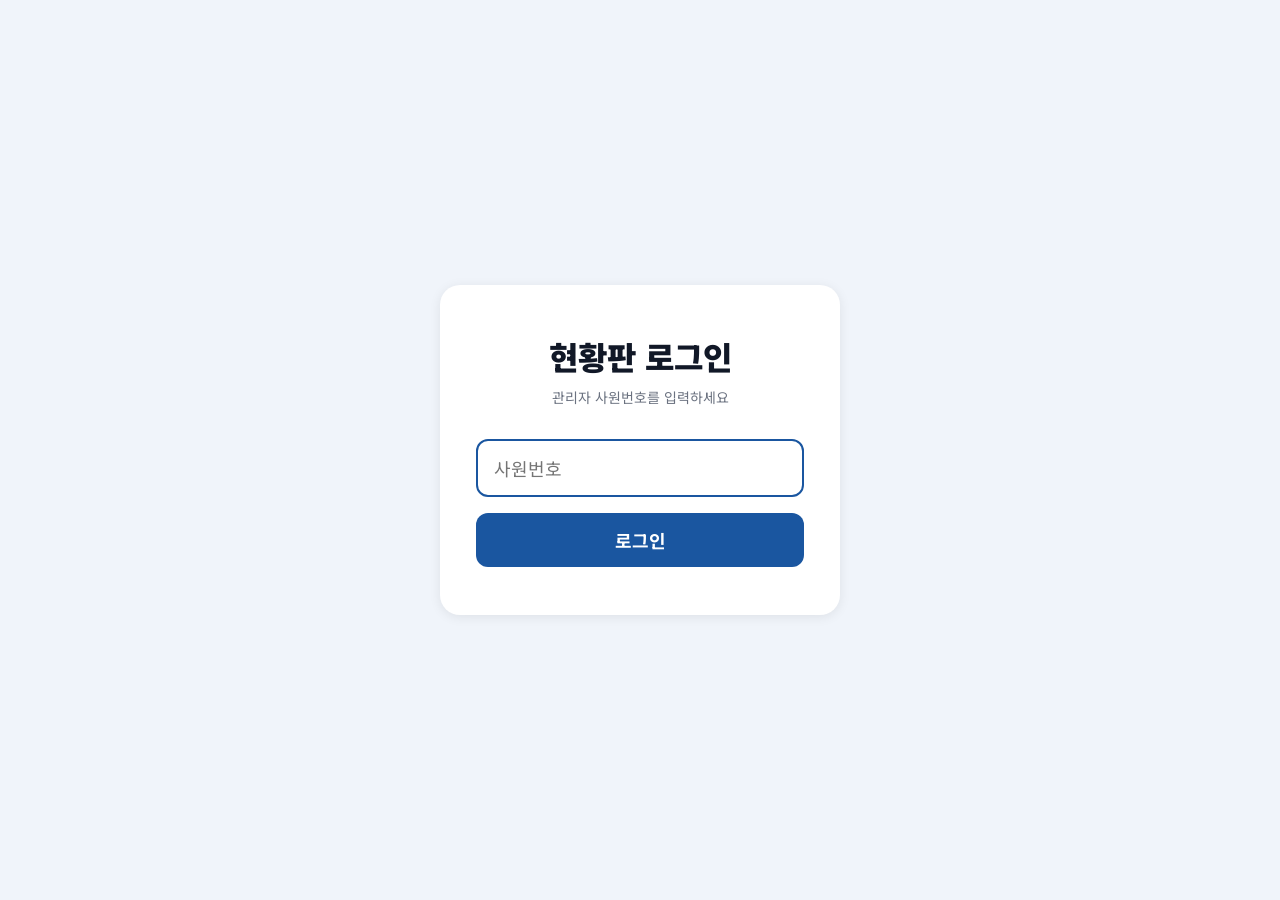
<file: frontend/admin/simple/index.html>
<!DOCTYPE html>
<html lang="ko">
<head>
  <meta charset="UTF-8" />
  <meta name="viewport" content="width=device-width, initial-scale=1.0" />
  <title>현황 라이브</title>
  <link href="https://fonts.googleapis.com/css2?family=Noto+Sans+KR:wght@300;400;500;600;700;900&display=swap" rel="stylesheet" />
  <style>
    * { margin: 0; padding: 0; box-sizing: border-box; }
    body { font-family: 'Noto Sans KR', sans-serif; background: #F0F4FA; min-height: 100vh; display: flex; align-items: center; justify-content: center; padding: 24px; }
  </style>
</head>
<body>
  <div id="status-page-content" style="width: 100%; max-width: 1200px;"></div>

  <script src="../../assets/js/api.js"></script>
  <script src="../../assets/js/admin/admin-simple.js"></script>
  <script>
    initStatusPage();
  </script>
</body>
</html>
</file>
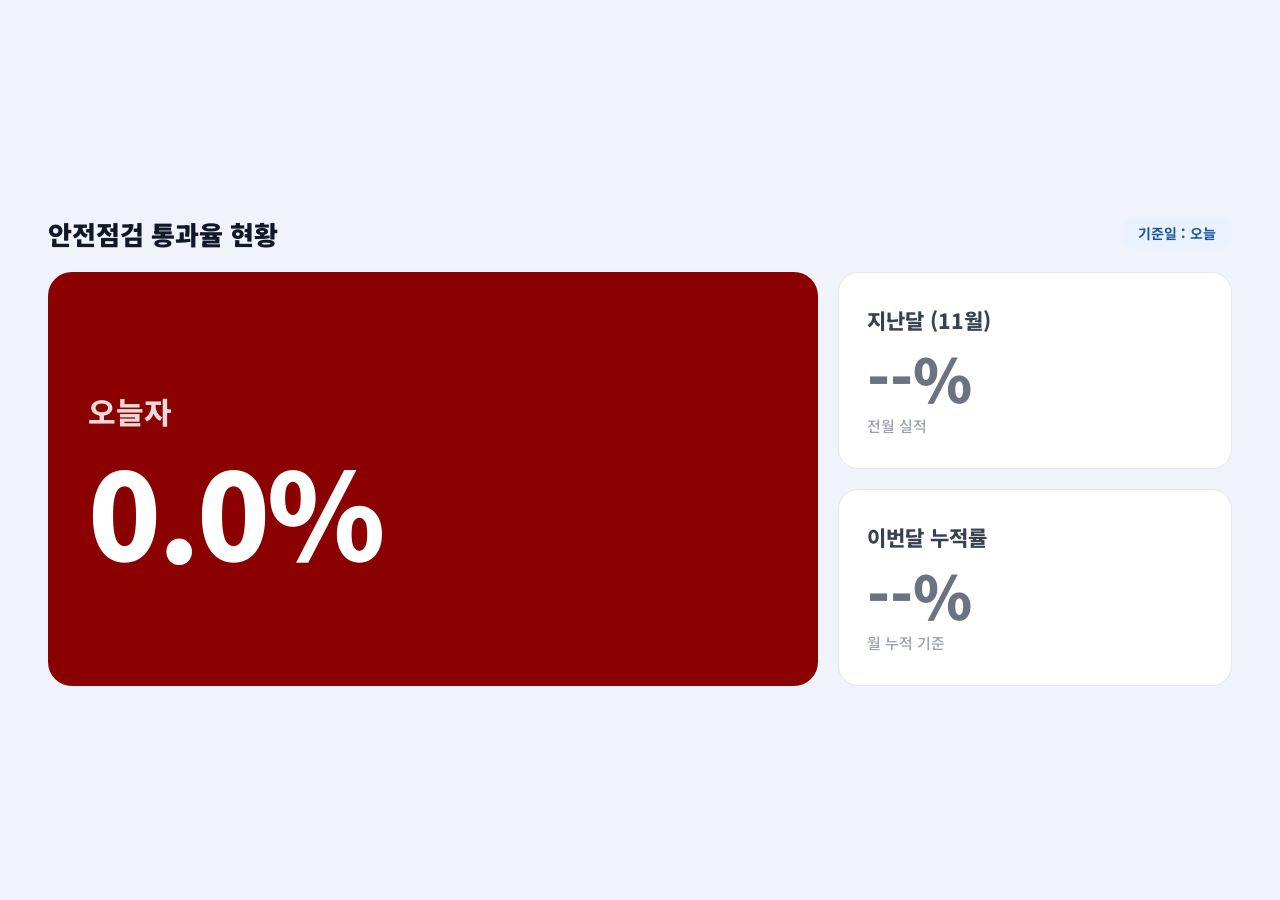
<file: frontend/simple/admin-simple.html>
<!DOCTYPE html>
<html lang="ko">
<head>
  <meta charset="UTF-8" />
  <meta name="viewport" content="width=device-width, initial-scale=1.0" />
  <title>현황 라이브</title>
  <link href="https://fonts.googleapis.com/css2?family=Noto+Sans+KR:wght@300;400;500;600;700;900&display=swap" rel="stylesheet" />
  <style>
    * { margin: 0; padding: 0; box-sizing: border-box; }
    body { font-family: 'Noto Sans KR', sans-serif; background: #F0F4FA; min-height: 100vh; display: flex; align-items: center; justify-content: center; padding: 24px; }
  </style>
</head>
<body>
  <div id="status-page-content" style="width: 100%; max-width: 1200px;"></div>

  <script src="../assets/js/admin/admin-simple.js"></script>
  <script>
    renderStatusPage();
  </script>
</body>
</html>
</file>
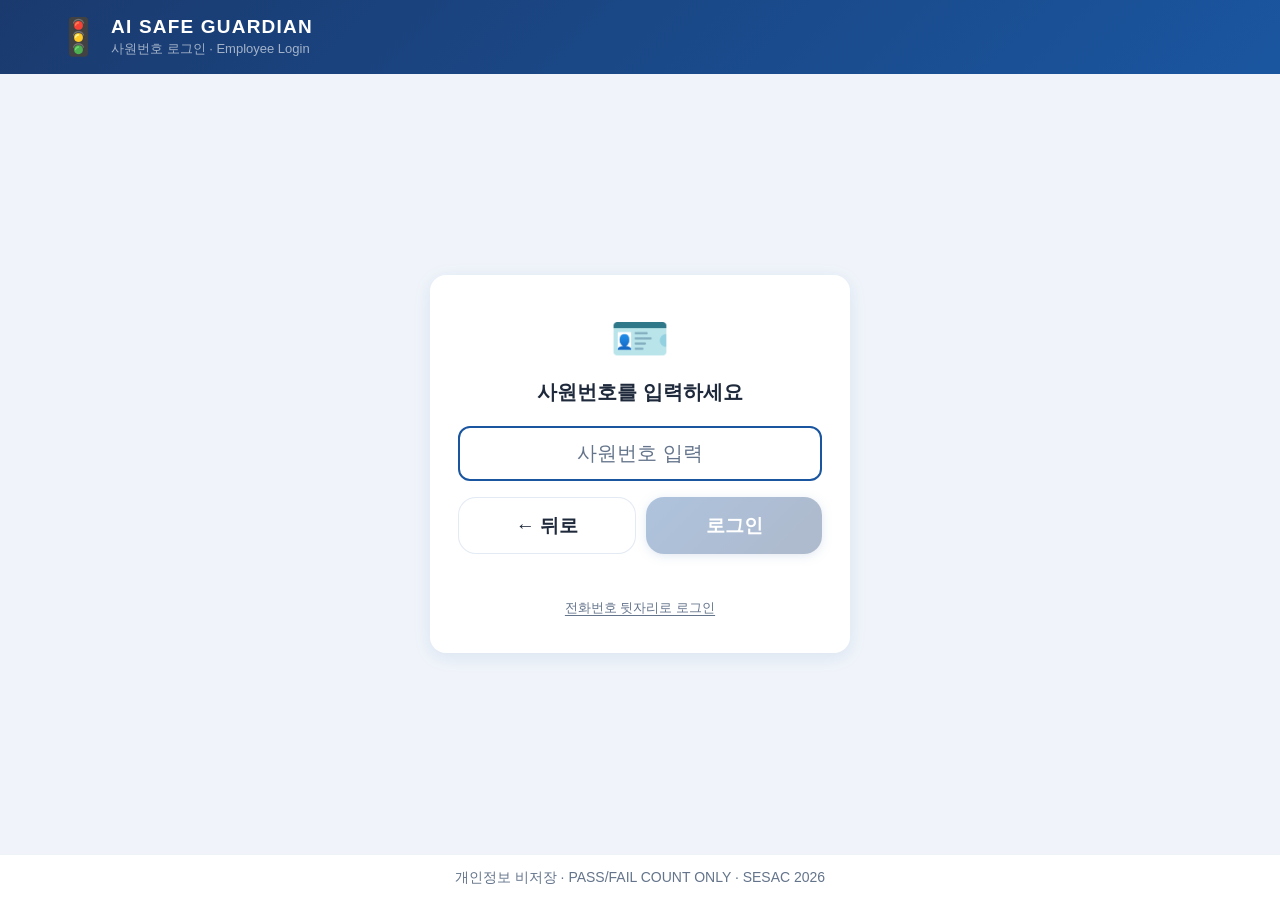
<file: frontend/user/emp-login.html>
<!DOCTYPE html>
<html lang="ko">

<head>
  <meta charset="UTF-8" />
  <meta name="viewport" content="width=device-width, initial-scale=1.0" />
  <title>AI Safe Guardian — 사원번호 로그인</title>
  <link rel="stylesheet" href="../assets/css/user-style.css" />
</head>

<body>

  <div id="app">

    <header id="header">
      <div class="header-logo">
        <span class="header-icon">🚦</span>
        <div>
          <div class="header-title">AI SAFE GUARDIAN</div>
          <div class="header-sub">사원번호 로그인 · Employee Login</div>
        </div>
      </div>
    </header>

    <main id="main">
      <div class="emp-login-wrap">
        <div class="emp-login-card">
          <div class="emp-login-icon">🪪</div>
          <p class="emp-login-title">사원번호를 입력하세요</p>
          <p class="emp-login-sub" id="emp-sub"></p>

          <div class="emp-input-group">
            <input id="emp-input" class="emp-input" type="text" inputmode="numeric"
              pattern="[0-9]*" maxlength="10" placeholder="사원번호 입력" autocomplete="off" />
          </div>

          <div class="emp-btn-wrap">
            <button id="btn-back" class="btn-outline">← 뒤로</button>
            <button id="btn-login" class="btn-primary" disabled>로그인</button>
          </div>

          <p id="emp-msg" class="emp-msg"></p>

          <a id="link-back" class="emp-back-link">전화번호 뒷자리로 로그인</a>
        </div>
      </div>
    </main>

    <footer id="footer">
      개인정보 비저장 · PASS/FAIL COUNT ONLY · SESAC 2026
    </footer>

  </div>
  <script src="../assets/js/api.js"></script>
  <script src="../assets/js/user/data.js"></script>
  <script src="../assets/js/user/app.js"></script>
</body>

</html>
</file>
<file: frontend/assets/css/user-style.css>
/* ──────────────────────────────────────────────────
   style.css  — AI SAFE GUARDIAN · Worker Check-In
   어드민 대시보드 무드앤톤 통일
   Primary: #1A56A0 / Dark: #1A3A6E / Accent: #F47C20
────────────────────────────────────────────────── */

/* ── 리셋 & 토큰 ──────────────────────────────── */
*,
*::before,
*::after {
  box-sizing: border-box;
  margin: 0;
  padding: 0;
}

:root {
  /* 배경 — 어드민 동일 */
  --bg: #F0F4FA;
  --bg2: #FFFFFF;
  --bg3: #EBF0F8;
  --border: rgba(26, 86, 160, 0.12);
  --border-card: rgba(26, 86, 160, 0.07);

  /* 텍스트 */
  --text: #1E293B;
  --text2: #64748B;

  /* 프라이머리 — 어드민 사이드바 색상 */
  --blue: #1A56A0;
  --blue-dark: #1A3A6E;
  --blue-light: #EBF3FF;
  --blue-mid: #2468B8;

  /* 오렌지 액센트 — 어드민 active nav 색상 */
  --accent: #F47C20;
  --accent-light: rgba(244, 124, 32, 0.12);
  --accent-border: rgba(244, 124, 32, 0.35);

  /* 상태 */
  --green: #10B981;
  --green-dark: #059669;
  --green-bg: #ECFDF5;
  --green-text: #065F46;
  --red: #EF4444;
  --red-bg: #FEF2F2;
  --red-text: #991B1B;
  --orange: #F47C20;

  /* 그림자 — 어드민 카드 동일 */
  --shadow-sm: 0 2px 12px rgba(26, 86, 160, 0.08);
  --shadow: 0 4px 18px rgba(26, 86, 160, 0.10);
  --shadow-lg: 0 8px 28px rgba(26, 86, 160, 0.13);

  --radius: 16px;
  --r-sm: 10px;
}

html,
body {
  height: 100%;
  background: var(--bg);
  color: var(--text);
  font-family: 'Segoe UI', 'Apple SD Gothic Neo', 'Noto Sans KR', sans-serif;
  font-size: 16px;
  -webkit-font-smoothing: antialiased;
}

/* ── 플래시 ──────────────────────────────────── */
#flash-overlay {
  position: fixed;
  inset: 0;
  background: #fff;
  opacity: 0;
  pointer-events: none;
  z-index: 9999;
}

#flash-overlay.flash {
  animation: flash-anim .3s ease-out forwards;
}

@keyframes flash-anim {
  0% {
    opacity: .85;
  }

  100% {
    opacity: 0;
  }
}

/* ── 앱 ──────────────────────────────────────── */
#app {
  min-height: 100dvh;
  /* 모바일: 자연스럽게 늘어남 */
  display: flex;
  flex-direction: column;
  width: 100%;
}

/* ── 헤더 — 어드민 사이드바 그라데이션 동일 ── */
#header {
  display: flex;
  align-items: center;
  justify-content: space-between;
  padding: 14px 20px;
  background: linear-gradient(135deg, var(--blue-dark) 0%, var(--blue) 100%);
  position: sticky;
  top: 0;
  z-index: 100;
}

.header-logo {
  display: flex;
  align-items: center;
  gap: 10px;
}

.header-icon {
  font-size: 26px;
}

.header-title {
  font-size: 14px;
  font-weight: 700;
  letter-spacing: .8px;
  color: #FFFFFF;
}

.header-sub {
  font-size: 10px;
  color: rgba(255, 255, 255, .6);
  margin-top: 2px;
}

.btn-ghost {
  background: rgba(255, 255, 255, .12);
  border: 1.5px solid rgba(255, 255, 255, .22);
  color: #fff;
  font-size: 13px;
  font-weight: 600;
  border-radius: 8px;
  padding: 7px 14px;
  cursor: pointer;
  transition: background .15s;
}

.btn-ghost:hover {
  background: rgba(255, 255, 255, .22);
}

/* 언어선택 화면 헤더 */
body.screen-lang #header {
  background: linear-gradient(135deg, var(--blue-dark) 0%, var(--blue) 100%);
}

body.screen-lang #footer {
  background: var(--bg2);
  border-color: var(--border-card);
  color: var(--text2);
}

/* ── 메인 ────────────────────────────────────── */
#main {
  flex: 1;
  min-height: 0;
  overflow-y: auto;
  padding: 20px 18px 28px;
  max-width: 520px;
  margin: 0 auto;
  width: 100%;
}

/* cam-view 기본 margin (인라인 제거 후 CSS로 관리) */
.cam-view {
  margin: 12px 0;
}

body.screen-lang {
  background: var(--bg);
}

body.screen-lang #main {
  background: var(--bg);
}

/* ── 화면 전환 ───────────────────────────────── */
.screen {
  display: none;
}

.screen.active {
  display: block;
}

.fade-in {
  animation: fadeIn .3s ease;
}

.scale-in {
  animation: scaleIn .28s ease;
}

@keyframes fadeIn {
  from {
    opacity: 0;
    transform: translateY(10px);
  }

  to {
    opacity: 1;
    transform: none;
  }
}

@keyframes scaleIn {
  from {
    opacity: 0;
    transform: scale(.93);
  }

  to {
    opacity: 1;
    transform: none;
  }
}

@keyframes shake {

  0%,
  100% {
    transform: translateX(0);
  }

  20%,
  60% {
    transform: translateX(-6px);
  }

  40%,
  80% {
    transform: translateX(6px);
  }
}

.shake {
  animation: shake .4s ease;
}

/* ── 타이포 ──────────────────────────────────── */
.title-xl {
  font-size: 28px;
  font-weight: 800;
  letter-spacing: 1.5px;
  text-align: center;
  margin-bottom: 6px;
  color: var(--text);
}

.sub-text {
  text-align: center;
  color: var(--text2);
  font-size: 14px;
}

.caption {
  text-align: center;
  color: var(--text2);
  font-size: 12px;
}

.bilingual-native {
  font-size: 19px;
  font-weight: 600;
  text-align: center;
  color: var(--text);
}

.bilingual-ko {
  font-size: 13px;
  color: var(--text2);
  text-align: center;
  margin-top: 3px;
}

/* ── ① 언어 선택 ─────────────────────────────── */
.lang-grid {
  display: grid;
  grid-template-columns: repeat(3, 1fr);
  gap: 12px;
}

.lang-btn {
  background: var(--bg2);
  border: 1px solid var(--border-card);
  border-radius: var(--radius);
  padding: 22px 8px;
  text-align: center;
  cursor: pointer;
  box-shadow: var(--shadow-sm);
  transition: border-color .2s, background .2s, transform .18s, box-shadow .2s;
}

.lang-btn:hover {
  border-color: var(--accent-border);
  background: var(--accent-light);
  box-shadow: var(--shadow);
  transform: translateY(-4px);
}

.lang-btn:active {
  transform: translateY(-2px);
}

.lang-flag {
  width: 52px;
  height: auto;
  display: block;
  margin: 0 auto 8px;
  border-radius: 4px;
}

.lang-label {
  font-size: 13px;
  font-weight: 600;
  color: var(--text);
}

/* 빈 칸 스페이서 */
.lang-btn-spacer {
  background: transparent;
  border: none;
  box-shadow: none;
  pointer-events: none;
}

/* ── ② PIN 입력 ──────────────────────────────── */
.flag-xl {
  text-align: center;
  margin-bottom: 14px;
}

.flag-xl img {
  width: 80px;
  height: auto;
  border-radius: 6px;
}

.pin-dots {
  display: flex;
  justify-content: center;
  gap: 18px;
  margin: 20px 0 14px;
}

.pin-dot {
  width: 20px;
  height: 20px;
  border-radius: 50%;
  border: 2px solid var(--border);
  background: transparent;
  transition: background .15s, border-color .15s, box-shadow .15s, transform .15s;
}

.pin-dot.filled {
  background: var(--accent);
  border-color: var(--accent);
  box-shadow: 0 0 12px rgba(244, 124, 32, 0.5);
  transform: scale(1.15);
}

.pin-masking {
  display: flex;
  align-items: center;
  justify-content: center;
  gap: 6px;
  font-size: 17px;
  background: var(--bg2);
  border: 1px solid var(--border-card);
  border-radius: 10px;
  padding: 11px 18px;
  margin-bottom: 22px;
  box-shadow: var(--shadow-sm);
}

.masking-label {
  color: var(--text2);
  font-size: 12px;
}

.masking-dots {
  letter-spacing: 2px;
  color: var(--text2);
}

.masking-input {
  color: var(--accent);
  font-weight: 700;
  letter-spacing: 6px;
}

/* 숫자패드 */
.numpad {
  display: grid;
  grid-template-columns: repeat(3, 1fr);
  gap: 10px;
  max-width: 300px;
  margin: 0 auto;
}

.num-key {
  background: var(--bg2);
  border: 1px solid var(--border-card);
  border-radius: var(--r-sm);
  padding: 16px 8px;
  font-size: 22px;
  font-weight: 600;
  color: var(--text);
  cursor: pointer;
  text-align: center;
  box-shadow: var(--shadow-sm);
  transition: background .12s, transform .1s, box-shadow .12s;
  user-select: none;
}

.num-key:hover {
  background: var(--bg3);
  border-color: rgba(26, 86, 160, .2);
  box-shadow: var(--shadow);
}

.num-key:active {
  transform: scale(.94);
  background: var(--bg3);
  box-shadow: none;
}

.num-key.del {
  background: #FEF2F2;
  border-color: #FECACA;
  color: var(--red);
}

.num-key.del:hover {
  background: #FEE2E2;
}

/* ── 버튼 공통 ───────────────────────────────── */
.row-btns {
  display: flex;
  gap: 10px;
}

button {
  border: none;
  border-radius: var(--r-sm);
  padding: 14px 18px;
  font-size: 15px;
  font-weight: 600;
  cursor: pointer;
  transition: opacity .15s, transform .1s, box-shadow .15s;
}

button:disabled {
  opacity: .35;
  cursor: default;
}

button:not(:disabled):active {
  transform: scale(.97);
}

/* 어드민 active nav 오렌지 액센트 반영 */
.btn-primary {
  background: linear-gradient(135deg, var(--blue) 0%, var(--blue-dark) 100%);
  color: #fff;
  flex: 1;
  box-shadow: 0 2px 10px rgba(26, 86, 160, 0.35);
}

.btn-primary:not(:disabled):hover {
  background: linear-gradient(135deg, var(--blue-mid) 0%, var(--blue) 100%);
  box-shadow: 0 4px 16px rgba(26, 86, 160, 0.40);
  transform: translateY(-1px);
}

.btn-outline {
  background: var(--bg2);
  border: 1.5px solid var(--border);
  color: var(--text);
  flex: 1;
}

.btn-outline:hover {
  background: var(--bg3);
}

.btn-pass {
  background: var(--green-dark);
  color: #fff;
  width: 100%;
  box-shadow: 0 2px 8px rgba(5, 150, 105, .3);
}

.btn-retry {
  background: var(--accent);
  color: #fff;
  width: 100%;
  box-shadow: 0 2px 10px rgba(244, 124, 32, .4);
}

.btn-retry:hover {
  filter: brightness(1.06);
  transform: translateY(-1px);
}

.btn-ghost-lg {
  background: var(--bg3);
  border: 1px solid var(--border);
  color: var(--text2);
  width: 100%;
  margin-top: 12px;
}

.btn-lg {
  padding: 18px 20px;
  font-size: 17px;
  width: 100%;
}

.btn-sub {
  display: block;
  font-size: 12px;
  font-weight: 400;
  opacity: .8;
  margin-top: 3px;
}

/* 촬영시작 버튼 — 컴팩트 & 전체폭 */
#btn-start-scan {
  width: 100%;
  flex: none;
  padding: 10px 20px;
  font-size: 14px;
}

/* ── ③ 카메라 준비 ───────────────────────────── */
.pin-badge {
  display: inline-block;
  background: var(--accent-light);
  border: 1.5px solid var(--accent-border);
  border-radius: 20px;
  padding: 6px 16px;
  font-size: 13px;
  font-weight: 700;
  color: var(--accent);
  text-align: center;
}

.cam-view {
  position: relative;
  background: #0A0F16;
  border-radius: var(--radius);
  min-height: 220px;
  overflow: hidden;
  border: 1px solid rgba(26, 86, 160, .2);
}

.cam-placeholder {
  display: flex;
  flex-direction: column;
  align-items: center;
  justify-content: center;
  gap: 8px;
  min-height: 220px;
}

.cam-icon {
  font-size: 36px;
  filter: grayscale(1);
  opacity: .5;
}

.cam-label {
  color: #4A6A70;
  font-size: 13px;
  letter-spacing: .5px;
}

#cam-video {
  width: 100%;
  height: 220px;
  object-fit: cover;
  border-radius: var(--radius);
  transform: scaleX(-1);
}

/* 코너 마커 — 액센트 오렌지 */
.corner {
  position: absolute;
  width: 20px;
  height: 20px;
  border-color: var(--accent);
  border-style: solid;
}

.corner.tl {
  top: 10px;
  left: 10px;
  border-width: 2px 0 0 2px;
}

.corner.tr {
  top: 10px;
  right: 10px;
  border-width: 2px 2px 0 0;
}

.corner.bl {
  bottom: 10px;
  left: 10px;
  border-width: 0 0 2px 2px;
}

.corner.br {
  bottom: 10px;
  right: 10px;
  border-width: 0 2px 2px 0;
}

/* PPE 카드 — 어드민 카드 동일 */
.ppe-row {
  display: grid;
  grid-template-columns: 1fr 1fr;
  gap: 10px;
}

.ppe-card {
  background: var(--bg2);
  border: 1px solid var(--border-card);
  border-radius: var(--radius);
  padding: 14px 10px;
  text-align: center;
  box-shadow: var(--shadow-sm);
}

.ppe-emoji {
  font-size: 28px;
  margin-bottom: 6px;
}

.ppe-name {
  font-size: 14px;
  font-weight: 600;
  color: var(--text);
}

.ppe-name-ko {
  font-size: 11px;
  color: var(--text2);
  margin-top: 2px;
}

.ppe-check {
  font-size: 12px;
  color: var(--blue);
  margin-top: 5px;
  font-weight: 600;
}

.ppe-check-ko {
  font-size: 10px;
  color: var(--text2);
}

/* ── ④ 스캔 중 ───────────────────────────────── */
.scan-label {
  font-size: 17px;
  font-weight: 700;
  color: var(--accent);
}

.scan-label-ko {
  font-size: 12px;
  color: var(--text2);
  margin-top: 3px;
}

.scan-view {
  position: relative;
  background: #060E16;
  border-radius: var(--radius);
  height: 230px;
  overflow: hidden;
  margin-bottom: 18px;
  border: 1px solid rgba(26, 86, 160, .2);
}

.scan-bg {
  position: absolute;
  inset: 0;
  background: radial-gradient(ellipse at 50% 40%, #0D1F30 0%, #060E16 70%);
}

/* 미디어파이프 인식용 상반신 가이드 프레임 */
.body-guide {
  position: absolute;
  top: 50%;
  left: 50%;
  transform: translate(-50%, -50%);
  /* 반응형: 화면 비율에 따라 유동 크기 */
  width: clamp(160px, 55%, 320px);
  height: clamp(200px, 75%, 420px);
  border: 2.5px dashed #f87171;
  border-radius: 18px;
  z-index: 5;
  pointer-events: none;
  transition: border-color 0.35s, background 0.35s, box-shadow 0.35s;
  display: flex;
  align-items: flex-end;
  justify-content: center;
}

.body-guide-label {
  position: absolute;
  top: -28px;
  left: 0;
  right: 0;
  text-align: center;
  font-size: clamp(11px, 2.5vw, 14px);
  font-weight: 600;
  color: #f87171;
  white-space: nowrap;
  transition: color 0.35s;
}

/* 상태별 색상 — JS에서 클래스 토글 */
.body-guide.guide-no-face {
  border-color: #f87171;
  background: rgba(248, 113, 113, 0.06);
}
.body-guide.guide-no-face .body-guide-label { color: #f87171; }

.body-guide.guide-warn {
  border-color: #facc15;
  background: rgba(250, 204, 21, 0.06);
}
.body-guide.guide-warn .body-guide-label { color: #facc15; }

.body-guide.guide-ok {
  border-color: #4ade80;
  border-style: solid;
  background: rgba(74, 222, 128, 0.08);
  box-shadow: 0 0 20px rgba(74, 222, 128, 0.15);
}
.body-guide.guide-ok .body-guide-label { color: #4ade80; }

/* 웹캠 활성 시 가이드 반투명 */
.scan-view.webcam-active .body-guide {
  opacity: 0.6;
}
.scan-view.webcam-active .body-guide.guide-ok {
  opacity: 0.8;
}

/* 태블릿/데스크톱 — 가이드 영역 확대 */
@media (min-width: 600px) {
  .body-guide {
    width: clamp(220px, 45%, 360px);
    height: clamp(280px, 70%, 480px);
    border-radius: 24px;
  }
}

/* 가로 모드 — 높이 기준 조정 */
@media (orientation: landscape) and (max-height: 500px) {
  .body-guide {
    width: clamp(120px, 35%, 240px);
    height: clamp(160px, 80%, 380px);
  }
}

/* 스캔 화면 실시간 웹캠 */
#webcam {
  position: absolute;
  inset: 0;
  width: 100%;
  height: 100%;
  object-fit: cover;
  transform: scaleX(-1);
  /* 셀피 미러링 */
  z-index: 1;
}

#scan-preview {
  position: absolute;
  inset: 0;
  width: 100%;
  height: 100%;
  object-fit: cover;
  z-index: 1;
}

#overlay {
  position: absolute;
  inset: 0;
  width: 100%;
  height: 100%;
  transform: scaleX(-1);
  pointer-events: none;
  z-index: 2;
}

/* 웹캠이 켜지면 배경 숨김 */
.scan-view.webcam-active .scan-bg {
  display: none;
}

/* 스캔 라인 */
.scan-line {
  position: absolute;
  left: 0;
  right: 0;
  height: 2px;
  z-index: 4;
  background: linear-gradient(90deg, transparent 0%, var(--accent) 50%, transparent 100%);
  box-shadow: 0 0 10px var(--accent);
  animation: scan-move 1.5s linear infinite;
}

@keyframes scan-move {
  0% {
    top: 0;
  }

  100% {
    top: 100%;
  }
}

/* 얼굴 감지 가이드 메시지 */
.face-guide-msg {
  position: absolute;
  bottom: 12px;
  left: 0;
  right: 0;
  text-align: center;
  font-size: 16px;
  font-weight: 700;
  color: #fff;
  text-shadow: 0 1px 6px rgba(0, 0, 0, .7);
  z-index: 10;
  padding: 6px 12px;
  transition: opacity .2s;
}

.face-guide-msg.guide-ok {
  color: #4ade80;
}

.face-guide-msg.guide-warn {
  color: #facc15;
}

.face-guide-msg.guide-error {
  color: #f87171;
}

/* 진행 바 */
.progress-wrap {
  margin-bottom: 14px;
}

.progress-top {
  display: flex;
  justify-content: space-between;
  margin-bottom: 5px;
}

.prog-label {
  font-size: 12px;
  color: var(--text2);
}

.prog-pct {
  font-size: 12px;
  font-weight: 700;
  color: var(--accent);
}

.progress-track {
  height: 6px;
  background: var(--bg3);
  border-radius: 3px;
  overflow: hidden;
}

.progress-fill {
  height: 100%;
  background: linear-gradient(90deg, var(--blue) 0%, var(--accent) 100%);
  border-radius: 3px;
  transition: width .1s linear;
}

/* PPE 상태 목록 */
.ppe-status-list {
  display: flex;
  flex-direction: column;
  gap: 8px;
}

.ppe-status {
  display: flex;
  align-items: center;
  gap: 12px;
  background: var(--bg2);
  border: 1px solid var(--border-card);
  border-radius: var(--r-sm);
  padding: 11px 14px;
  box-shadow: var(--shadow-sm);
  transition: border-color .3s, background .3s;
}

.ppe-status.detected {
  border-color: var(--green);
  background: var(--green-bg);
}

.ppe-status.missing {
  border-color: var(--red);
  background: var(--red-bg);
}

.status-icon {
  font-size: 20px;
}

.status-name {
  font-size: 14px;
  font-weight: 600;
  flex: 1;
  color: var(--text);
}

.status-ko {
  font-size: 11px;
  color: var(--text2);
  margin-top: 2px;
}

.status-tag {
  font-size: 11px;
  font-weight: 700;
  padding: 3px 10px;
  border-radius: 20px;
  background: var(--bg3);
  color: var(--text2);
  white-space: nowrap;
}

.ppe-status.detected .status-tag {
  background: var(--green);
  color: #fff;
}

.ppe-status.missing .status-tag {
  background: var(--red);
  color: #fff;
}

/* ── ⑤ PASS 카드 ─────────────────────────────── */
.result-card {
  border-radius: var(--radius);
  padding: 20px 20px;
  text-align: center;
  box-shadow: var(--shadow-lg);
}

.pass-card {
  background: var(--green-bg);
  border: 1.5px solid #6EE7B7;
  box-shadow: 0 0 40px rgba(16, 185, 129, .10), var(--shadow-lg);
}

.fail-card {
  background: var(--red-bg);
  border: 1.5px solid #FECACA;
  box-shadow: 0 0 40px rgba(239, 68, 68, .07), var(--shadow-lg);
}

.result-emoji {
  font-size: 44px;
  margin-bottom: 6px;
}

.result-title {
  font-size: 30px;
  font-weight: 900;
  letter-spacing: 4px;
  margin-bottom: 10px;
}

.pass-title {
  color: var(--green-text);
}

.fail-title {
  color: var(--red-text);
}

.result-ppe-info {
  font-size: 13px;
  color: var(--green-text);
  margin-bottom: 8px;
  font-weight: 600;
}

.result-pin-badge {
  display: inline-block;
  background: rgba(5, 150, 105, .1);
  border: 1.5px solid rgba(5, 150, 105, .25);
  border-radius: 20px;
  padding: 5px 14px;
  font-size: 13px;
  font-weight: 600;
  color: var(--green-text);
  margin-bottom: 4px;
}

.fail-badge {
  background: var(--accent-light);
  border-color: var(--accent-border);
  color: var(--accent);
}

/* TTS 박스 */
.tts-box {
  border-radius: var(--r-sm);
  padding: 12px 14px;
  margin: 14px 0;
  text-align: left;
}

.pass-tts {
  background: rgba(5, 150, 105, .07);
  border: 1px solid rgba(5, 150, 105, .2);
}

.fail-tts {
  background: var(--accent-light);
  border: 1px solid var(--accent-border);
}

.tts-label {
  font-size: 10px;
  font-weight: 700;
  letter-spacing: 1px;
  margin-bottom: 5px;
}

.pass-tts-label {
  color: var(--green-text);
}

.fail-tts-label {
  color: var(--accent);
}

.tts-msg {
  font-size: 14px;
  font-weight: 500;
  color: var(--text);
}

.tts-msg-ko {
  font-size: 12px;
  color: var(--text2);
  margin-top: 3px;
}

/* 자동 초기화 바 */
.auto-reset-bar {
  height: 4px;
  background: rgba(0, 0, 0, .08);
  border-radius: 2px;
  overflow: hidden;
  margin: 10px 0 4px;
}

.auto-reset-fill {
  height: 100%;
  background: var(--green-dark);
  border-radius: 2px;
  width: 100%;
}

/* 가이드 박스 */
.guide-box {
  background: rgba(244, 124, 32, .05);
  border: 1px solid rgba(244, 124, 32, .15);
  border-radius: var(--r-sm);
  padding: 10px 14px;
  margin: 8px 0;
  text-align: left;
}

.guide-title {
  font-size: 12px;
  font-weight: 700;
  color: var(--accent);
  margin-bottom: 8px;
}

.guide-list {
  padding-left: 16px;
}

.guide-list li {
  font-size: 13px;
  margin-bottom: 5px;
  line-height: 1.55;
  color: var(--text);
}

.guide-list li span {
  display: block;
  font-size: 11px;
  color: var(--text2);
  margin-top: 1px;
}

/* 에스컬레이션 */
.escalation-box {
  background: rgba(239, 68, 68, .05);
  border: 1px solid rgba(239, 68, 68, .18);
  border-radius: var(--r-sm);
  padding: 16px;
  margin-top: 14px;
  text-align: center;
}

.escalation-text {
  font-size: 15px;
  font-weight: 700;
  color: var(--red-text);
  margin-bottom: 5px;
}

.escalation-ko {
  font-size: 12px;
  color: var(--text2);
}

/* ── 사번 로그인 링크 (index.html PIN 화면) ── */
.emp-login-link {
  display: block;
  text-align: center;
  margin-top: 16px;
  font-size: 14px;
  font-weight: 600;
  color: var(--blue);
  text-decoration: underline;
  text-underline-offset: 3px;
  cursor: pointer;
}

/* ── 사번 로그인 페이지 (emp-login.html) ───── */
.emp-login-wrap {
  flex: 1;
  display: flex;
  align-items: center;
  justify-content: center;
  padding: 24px 16px;
}

.emp-login-card {
  width: 100%;
  max-width: 420px;
  background: var(--bg2);
  border-radius: var(--radius);
  padding: 36px 28px;
  box-shadow: var(--shadow);
  text-align: center;
}

.emp-login-icon {
  font-size: 48px;
  margin-bottom: 12px;
}

.emp-login-title {
  font-size: 20px;
  font-weight: 800;
  color: var(--text);
  margin-bottom: 4px;
}

.emp-login-sub {
  font-size: 13px;
  color: var(--text2);
  margin-bottom: 20px;
}

.emp-input-group {
  margin-bottom: 16px;
}

.emp-input {
  width: 100%;
  padding: 14px 16px;
  border: 2px solid var(--border);
  border-radius: 12px;
  font-size: 20px;
  font-family: inherit;
  font-weight: 600;
  text-align: center;
  letter-spacing: 2px;
  outline: none;
  transition: border-color .2s;
  background: var(--bg);
}

.emp-input:focus {
  border-color: var(--blue);
  background: #fff;
}

.emp-input::placeholder {
  font-weight: 400;
  letter-spacing: 0;
  color: var(--text2);
}

.emp-btn-wrap {
  display: flex;
  gap: 10px;
  margin-bottom: 12px;
}

.emp-btn-wrap .btn-outline,
.emp-btn-wrap .btn-primary {
  flex: 1;
}

.emp-msg {
  font-size: 13px;
  min-height: 20px;
  margin-bottom: 8px;
  color: var(--text2);
  transition: color .2s;
}

.emp-msg.error {
  color: var(--red);
  font-weight: 600;
}

.emp-msg.loading {
  color: var(--blue);
}

.emp-back-link {
  display: inline-block;
  font-size: 13px;
  color: var(--text2);
  text-decoration: underline;
  text-underline-offset: 3px;
  cursor: pointer;
}

.emp-back-link:hover {
  color: var(--blue);
}

/* ── 푸터 ────────────────────────────────────── */
#footer {
  text-align: center;
  padding: 11px;
  font-size: 11px;
  color: var(--text2);
  border-top: 1px solid var(--border-card);
  background: var(--bg2);
}

/* ── 반응형 ──────────────────────────────────── */

/* 소형 폰 */
@media (max-width: 380px) {
  .title-xl {
    font-size: 22px;
  }

  .lang-grid {
    gap: 8px;
  }

  .num-key {
    padding: 13px 6px;
    font-size: 20px;
  }

  .lang-flag {
    font-size: 26px;
  }
}

/* 태블릿 (600px 이상) */
@media (min-width: 600px) {

  html,
  body {
    font-size: 18px;
    overflow: hidden;
    height: 100%;
  }

  /* ── 태블릿 no-scroll 핵심 구조 ── */
  #app {
    height: 100dvh;
    /* 태블릿: 뷰포트 고정 */
    overflow: hidden;
  }

  #header {
    padding: 14px 36px;
  }

  #main {
    max-width: 700px;
    padding: 16px 28px 16px;
    overflow: hidden;
    display: flex;
    flex-direction: column;
  }

  .screen.active {
    flex: 1;
    min-height: 0;
    display: flex;
    flex-direction: column;
    overflow: hidden;
    /* 스크롤 완전 제거 */
  }

  /* PASS/FAIL 결과 카드 — 스크롤 없이 한 화면에 표시 */
  #screen-pass.active,
  #screen-fail.active {
    overflow: hidden;
  }

  /* 카메라/스캔 뷰가 남은 공간을 채움 */
  #cam-view-box {
    flex: 3;
    height: auto !important;
    min-height: 0;
    margin: 8px 0;
  }

  #cam-video {
    height: 100% !important;
  }

  #cam-loading,
  #cam-error {
    height: 100%;
  }

  .scan-view {
    flex: 1;
    height: auto !important;
    min-height: 0;
    margin-bottom: 12px;
  }

  .header-icon {
    font-size: 30px;
  }

  .header-title {
    font-size: 16px;
    letter-spacing: 1px;
  }

  .header-sub {
    font-size: 11px;
  }

  .title-xl {
    font-size: 38px;
  }

  .sub-text {
    font-size: 17px;
  }

  .bilingual-native {
    font-size: min(22px, 2.8dvh);
  }

  .bilingual-ko {
    font-size: min(14px, 1.8dvh);
  }

  .caption {
    font-size: 14px;
  }

  .lang-grid {
    gap: 18px;
  }

  .lang-btn {
    padding: 28px 12px;
    border-radius: 18px;
  }

  .lang-flag {
    width: 68px;
    margin-bottom: 10px;
  }

  .lang-label {
    font-size: 16px;
  }

  .flag-xl img {
    width: min(90px, 11dvh);
    border-radius: 8px;
  }

  .flag-xl {
    margin-bottom: min(10px, 1dvh);
  }

  .pin-dots {
    gap: 22px;
    margin: min(16px, 1.5dvh) 0 min(12px, 1dvh);
  }

  .pin-dot {
    width: 26px;
    height: 26px;
  }

  .pin-masking {
    font-size: 18px;
    padding: min(10px, 1dvh) 18px;
    margin-bottom: min(18px, 1.5dvh);
  }

  .numpad {
    max-width: 400px;
    gap: min(10px, 1dvh);
  }

  .num-key {
    padding: min(24px, 2.2dvh) 10px;
    font-size: 30px;
    border-radius: 14px;
  }

  .num-key.del {
    font-size: 22px;
  }

  button {
    padding: min(13px, 1.6dvh) 22px;
    font-size: 17px;
    border-radius: 14px;
  }

  .btn-lg {
    padding: min(16px, 2dvh) 24px;
    font-size: 19px;
  }

  .btn-sub {
    font-size: 12px;
    margin-top: 3px;
  }

  .btn-ghost {
    font-size: 15px;
  }

  #btn-start-scan {
    padding: min(10px, 1.2dvh) 22px;
    font-size: 15px;
  }

  .cam-view {
    min-height: 0;
    height: min(36vh, 320px);
    border-radius: 18px;
  }

  .cam-placeholder {
    min-height: 0;
    height: 100%;
  }

  .cam-icon {
    font-size: 48px;
  }

  .cam-label {
    font-size: 15px;
  }

  #cam-video {
    height: 100%;
    border-radius: 18px;
  }

  .ppe-card {
    padding: min(10px, 1.2dvh) 10px;
    border-radius: 14px;
  }

  .ppe-emoji {
    font-size: min(26px, 3dvh);
    margin-bottom: 3px;
  }

  .ppe-name {
    font-size: 14px;
  }

  .ppe-check {
    font-size: 12px;
    margin-top: 2px;
  }

  .pin-badge {
    font-size: 14px;
    padding: 6px 16px;
  }

  .scan-view {
    height: min(38vh, 340px);
    border-radius: 18px;
  }

  /* 반응형으로 변경되어 고정 픽셀(px) 오버라이드 제거 */
  .scan-label {
    font-size: 20px;
  }

  .scan-label-ko {
    font-size: 14px;
  }

  .progress-track {
    height: 8px;
  }

  .prog-label,
  .prog-pct {
    font-size: 14px;
  }

  .ppe-status {
    padding: min(11px, 1.3dvh) 18px;
    border-radius: 14px;
  }

  .status-icon {
    font-size: 22px;
  }

  .status-name {
    font-size: 15px;
  }

  .status-ko {
    font-size: 12px;
  }

  .status-tag {
    font-size: 12px;
    padding: 3px 14px;
  }

  .result-card {
    padding: min(16px, 2dvh) 24px;
    border-radius: 20px;
  }

  .result-emoji {
    font-size: min(44px, 5.5dvh);
    margin-bottom: min(6px, 0.7dvh);
  }

  .result-title {
    font-size: min(38px, 4.8dvh);
    letter-spacing: 4px;
    margin-bottom: min(8px, 1dvh);
  }

  .result-ppe-info {
    font-size: 14px;
    margin-bottom: min(5px, 0.6dvh);
  }

  .tts-box {
    padding: min(10px, 1.2dvh) 14px;
    border-radius: 12px;
    margin: min(8px, 1dvh) 0;
  }

  .tts-msg {
    font-size: 15px;
  }

  .tts-msg-ko {
    font-size: 13px;
  }

  .guide-box {
    padding: min(8px, 1dvh) 14px;
    margin: min(6px, 0.8dvh) 0;
  }

  .guide-list li {
    font-size: 13px;
    margin-bottom: min(3px, 0.4dvh);
  }

  .escalation-text {
    font-size: 15px;
  }

  .escalation-ko {
    font-size: 12px;
  }

  .auto-reset-bar {
    height: 5px;
    margin: min(8px, 1dvh) 0 min(4px, 0.5dvh);
  }

  #footer {
    padding: 10px;
    font-size: 12px;
  }
}

/* 아이패드 12.9" (min-width: 1024px) */
@media (min-width: 1024px) {

  html,
  body {
    font-size: 20px;
  }

  #header {
    padding: 16px 56px;
  }

  #main {
    max-width: 860px;
    padding: 20px 48px 20px;
  }

  .header-icon {
    font-size: 36px;
  }

  .header-title {
    font-size: 19px;
    letter-spacing: 1.2px;
  }

  .header-sub {
    font-size: 13px;
  }

  .title-xl {
    font-size: 52px;
  }

  .sub-text {
    font-size: 20px;
  }

  .bilingual-native {
    font-size: min(26px, 2.8dvh);
  }

  .bilingual-ko {
    font-size: min(16px, 1.8dvh);
  }

  .caption {
    font-size: 16px;
  }

  .lang-grid {
    gap: 24px;
  }

  .lang-btn {
    padding: 40px 16px;
    border-radius: 22px;
  }

  .lang-flag {
    width: 88px;
    margin-bottom: 14px;
  }

  .lang-label {
    font-size: 20px;
  }

  .flag-xl img {
    width: min(110px, 11dvh);
    border-radius: 10px;
  }

  .flag-xl {
    margin-bottom: min(12px, 1dvh);
  }

  .pin-dots {
    gap: 28px;
    margin: min(18px, 1.5dvh) 0 min(14px, 1dvh);
  }

  .pin-dot {
    width: 32px;
    height: 32px;
  }

  .pin-masking {
    font-size: 22px;
    padding: min(12px, 1dvh) 24px;
    margin-bottom: min(22px, 1.8dvh);
  }

  .numpad {
    max-width: 500px;
    gap: min(14px, 1.2dvh);
  }

  .num-key {
    padding: min(32px, 2.5dvh) 12px;
    font-size: 38px;
    border-radius: 18px;
  }

  .num-key.del {
    font-size: 28px;
  }

  button {
    padding: min(16px, 1.6dvh) 28px;
    font-size: 19px;
    border-radius: 18px;
  }

  .btn-lg {
    padding: min(18px, 1.8dvh) 32px;
    font-size: 22px;
  }

  .btn-sub {
    font-size: 14px;
    margin-top: 4px;
  }

  .btn-ghost {
    font-size: 17px;
  }

  #btn-start-scan {
    padding: min(12px, 1.2dvh) 28px;
    font-size: 17px;
  }

  .cam-view {
    min-height: 0;
    height: min(40vh, 420px);
    border-radius: 22px;
  }

  .cam-placeholder {
    min-height: 0;
    height: 100%;
  }

  .cam-icon {
    font-size: 64px;
  }

  .cam-label {
    font-size: 18px;
  }

  #cam-video {
    height: 100%;
    border-radius: 22px;
  }

  .ppe-card {
    padding: min(12px, 1.3dvh) 14px;
    border-radius: 18px;
  }

  .ppe-emoji {
    font-size: min(32px, 3dvh);
    margin-bottom: min(5px, 0.5dvh);
  }

  .ppe-name {
    font-size: 17px;
  }

  .ppe-name-ko {
    font-size: 12px;
  }

  .ppe-check {
    font-size: 14px;
    margin-top: 2px;
  }

  .ppe-check-ko {
    font-size: 11px;
  }

  .pin-badge {
    font-size: 17px;
    padding: 8px 22px;
  }

  .corner {
    width: 28px;
    height: 28px;
  }

  .scan-view {
    height: min(42vh, 440px);
    border-radius: 22px;
  }

  /* 반응형으로 변경되어 고정 픽셀(px) 오버라이드 제거 */
  .scan-label {
    font-size: 26px;
  }

  .scan-label-ko {
    font-size: 18px;
  }

  .progress-track {
    height: 10px;
  }

  .prog-label,
  .prog-pct {
    font-size: 16px;
  }

  .progress-wrap {
    margin-bottom: min(14px, 1.5dvh);
  }

  .ppe-status {
    padding: min(13px, 1.3dvh) 22px;
    border-radius: 18px;
    gap: 14px;
  }

  .status-icon {
    font-size: 26px;
  }

  .status-name {
    font-size: 18px;
  }

  .status-ko {
    font-size: 13px;
  }

  .status-tag {
    font-size: 14px;
    padding: min(5px, 0.5dvh) 18px;
  }

  .result-card {
    padding: min(24px, 2.5dvh) 48px;
    border-radius: 28px;
  }

  .result-emoji {
    font-size: min(64px, 7dvh);
    margin-bottom: min(10px, 1dvh);
  }

  .result-title {
    font-size: min(52px, 5.5dvh);
    letter-spacing: 6px;
    margin-bottom: min(10px, 1dvh);
  }

  .result-ppe-info {
    font-size: 17px;
    margin-bottom: min(8px, 0.9dvh);
  }

  .tts-box {
    padding: min(14px, 1.5dvh) 24px;
    border-radius: 18px;
    margin: min(10px, 1.2dvh) 0;
  }

  .tts-label {
    font-size: 13px;
    letter-spacing: 1.1px;
  }

  .tts-msg {
    font-size: 19px;
  }

  .tts-msg-ko {
    font-size: 15px;
  }

  .guide-title {
    font-size: 15px;
    margin-bottom: min(8px, 0.9dvh);
  }

  .guide-list li {
    font-size: 16px;
    margin-bottom: min(6px, 0.7dvh);
  }

  .escalation-box {
    padding: min(16px, 1.6dvh) 22px;
    margin-top: min(12px, 1.3dvh);
  }

  .escalation-text {
    font-size: 19px;
  }

  .escalation-ko {
    font-size: 14px;
  }

  .auto-reset-bar {
    height: 7px;
    margin: min(14px, 1.5dvh) 0 min(6px, 0.7dvh);
  }

  .result-pin-badge {
    font-size: 16px;
    padding: min(6px, 0.7dvh) 20px;
  }

  #footer {
    padding: min(14px, 1.5dvh);
    font-size: 14px;
  }
}
</file>
